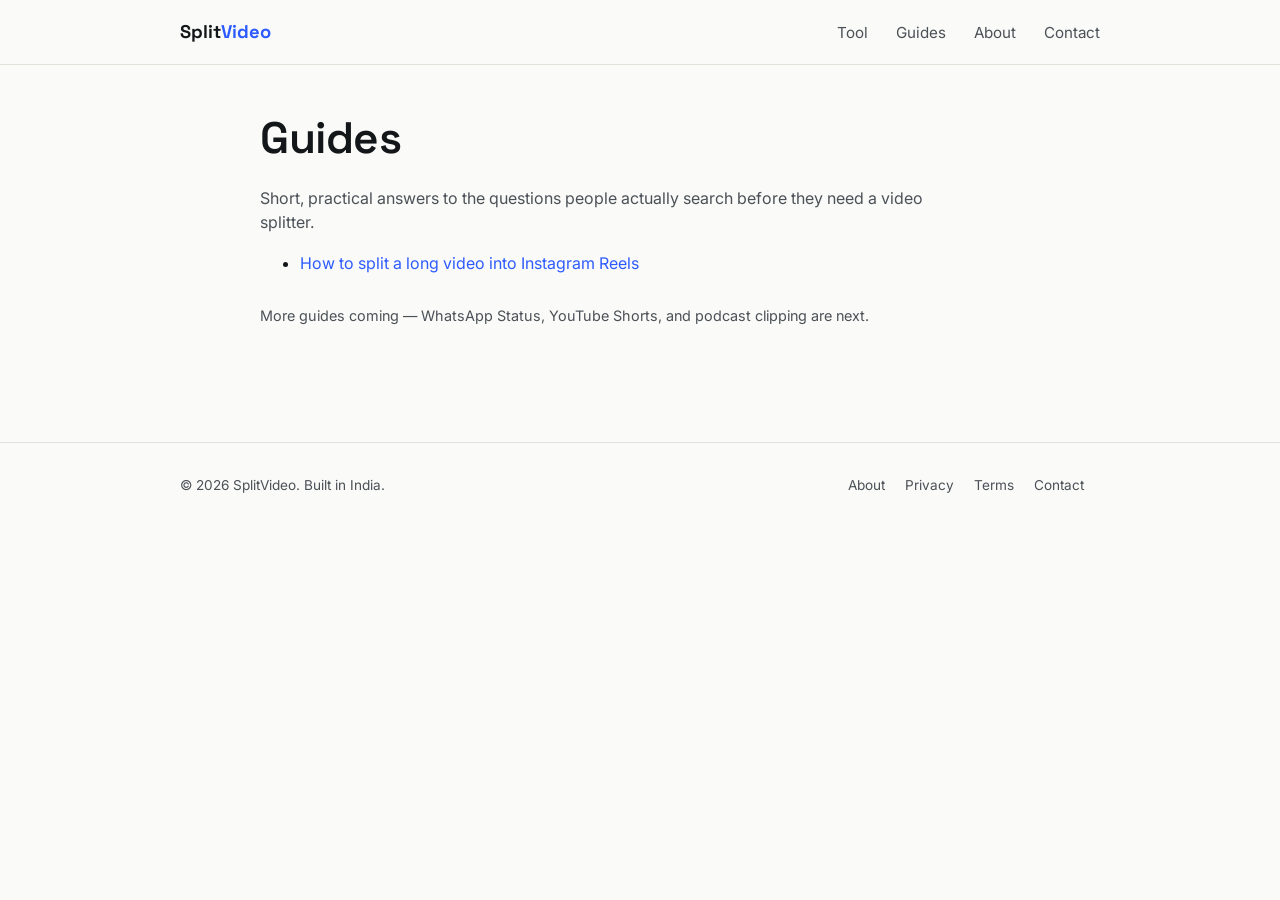
<file: blog/index.html>
<!DOCTYPE html>
<html lang="en">
<head>
<meta charset="UTF-8">
<meta name="viewport" content="width=device-width, initial-scale=1.0">
<title>Guides — SplitVideo</title>
<meta name="description" content="Practical guides for splitting and clipping video for Instagram Reels, YouTube Shorts, and WhatsApp Status.">
<link rel="canonical" href="https://splitvideo.in/blog/">
<link href="https://fonts.googleapis.com/css2?family=Space+Grotesk:wght@500;600;700&family=Inter:wght@400;500;600&display=swap" rel="stylesheet">
<link rel="stylesheet" href="/css/style.css">
</head>
<body>
<header class="site">
  <div class="wrap">
    <div class="logo">Split<span>Video</span></div>
    <nav class="site">
      <a href="/#tool">Tool</a>
      <a href="/blog/">Guides</a>
      <a href="/about.html">About</a>
      <a href="/contact.html">Contact</a>
    </nav>
  </div>
</header>

<div class="page-content">
  <h1>Guides</h1>
  <p>Short, practical answers to the questions people actually search before they need a video splitter.</p>
  <ul>
    <li><a href="/blog/split-video-for-instagram-reels.html">How to split a long video into Instagram Reels</a></li>
  </ul>
  <p style="margin-top:2em; color:var(--ink-soft); font-size:0.9rem;">More guides coming — WhatsApp Status, YouTube Shorts, and podcast clipping are next.</p>
</div>

<footer class="site">
  <div class="wrap">
    <div>© <span id="year"></span> SplitVideo. Built in India.</div>
    <div>
      <a href="/about.html">About</a>
      <a href="/privacy-policy.html">Privacy</a>
      <a href="/terms.html">Terms</a>
      <a href="/contact.html">Contact</a>
    </div>
  </div>
</footer>
<script>document.getElementById('year').textContent = new Date().getFullYear();</script>
</body>
</html>
</file>
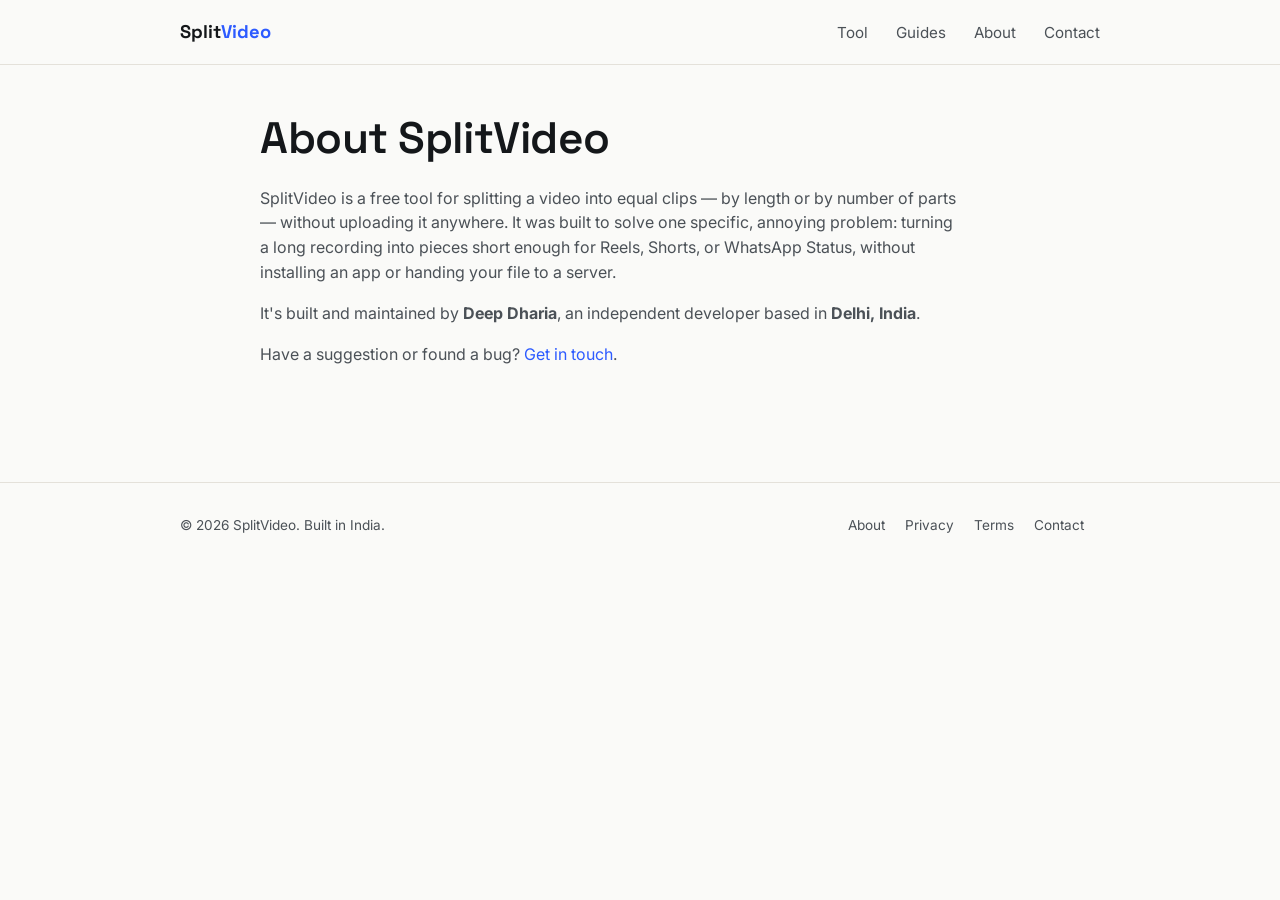
<file: about.html>
<!DOCTYPE html>
<html lang="en">
<head>
<meta charset="UTF-8">
<meta name="viewport" content="width=device-width, initial-scale=1.0">
<title>About SplitVideo</title>
<meta name="description" content="SplitVideo is a free, browser-based tool for splitting videos into clips — built by an independent developer in India.">
<link rel="canonical" href="https://splitvideo.in/about.html">
<link href="https://fonts.googleapis.com/css2?family=Space+Grotesk:wght@500;600;700&family=Inter:wght@400;500;600&display=swap" rel="stylesheet">
<link rel="stylesheet" href="/css/style.css">
</head>
<body>
<header class="site">
  <div class="wrap">
    <div class="logo">Split<span>Video</span></div>
    <nav class="site">
      <a href="/#tool">Tool</a>
      <a href="/blog/">Guides</a>
      <a href="/about.html">About</a>
      <a href="/contact.html">Contact</a>
    </nav>
  </div>
</header>

<div class="page-content">
  <h1>About SplitVideo</h1>
  <p>SplitVideo is a free tool for splitting a video into equal clips — by length or by number of parts — without uploading it anywhere. It was built to solve one specific, annoying problem: turning a long recording into pieces short enough for Reels, Shorts, or WhatsApp Status, without installing an app or handing your file to a server.</p>
  <p>It's built and maintained by <strong>Deep Dharia</strong>, an independent developer based in <strong>Delhi, India</strong>.</p>
  <p>Have a suggestion or found a bug? <a href="/contact.html">Get in touch</a>.</p>
</div>

<footer class="site">
  <div class="wrap">
    <div>© <span id="year"></span> SplitVideo. Built in India.</div>
    <div>
      <a href="/about.html">About</a>
      <a href="/privacy-policy.html">Privacy</a>
      <a href="/terms.html">Terms</a>
      <a href="/contact.html">Contact</a>
    </div>
  </div>
</footer>
<script>document.getElementById('year').textContent = new Date().getFullYear();</script>
</body>
</html>
</file>
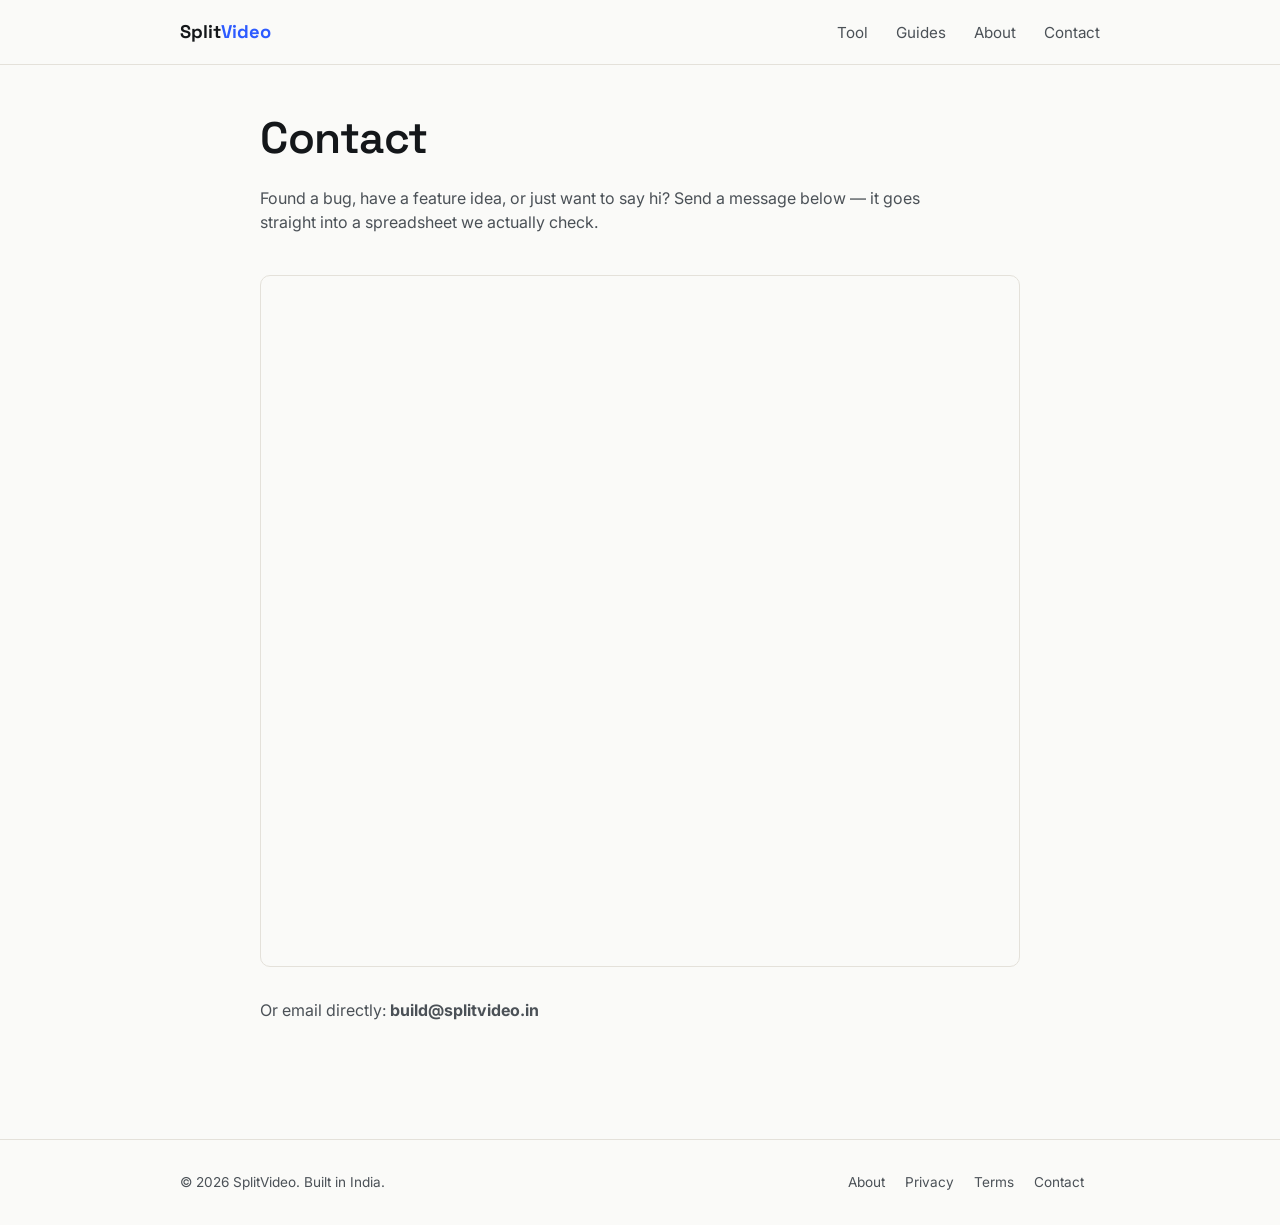
<file: contact.html>
<!DOCTYPE html>
<html lang="en">
<head>
<meta charset="UTF-8">
<meta name="viewport" content="width=device-width, initial-scale=1.0">
<title>Contact — SplitVideo</title>
<meta name="description" content="Get in touch with the SplitVideo team.">
<link rel="canonical" href="https://splitvideo.in/contact.html">
<link href="https://fonts.googleapis.com/css2?family=Space+Grotesk:wght@500;600;700&family=Inter:wght@400;500;600&display=swap" rel="stylesheet">
<link rel="stylesheet" href="/css/style.css">
</head>
<body>
<header class="site">
  <div class="wrap">
    <div class="logo">Split<span>Video</span></div>
    <nav class="site">
      <a href="/#tool">Tool</a>
      <a href="/blog/">Guides</a>
      <a href="/about.html">About</a>
      <a href="/contact.html">Contact</a>
    </nav>
  </div>
</header>

<div class="page-content">
  <h1>Contact</h1>
  <p>Found a bug, have a feature idea, or just want to say hi? Send a message below — it goes straight into a spreadsheet we actually check.</p>

  <!--
    STEP 1: Create a Google Form with fields: Name, Email, Message.
    STEP 2: Link it to a Google Sheet (Form's "Responses" tab → create spreadsheet).
    STEP 3: Get the form's embed link: Send → embed (<>) icon → copy the src URL.
    STEP 4: Paste that URL below, replacing YOUR_GOOGLE_FORM_EMBED_URL.
  -->
  <iframe
    src="https://docs.google.com/forms/d/e/1FAIpQLScGkJUpS8CytV1QH5KIHpnK8r6CHc9SzxMMsp4volPbhUBHUg/viewform?embedded=true"
    width="100%"
    height="692"
    frameborder="0"
    style="border:1px solid var(--line); border-radius:10px; margin-top:24px;">
    Loading form…
  </iframe>

  <p style="margin-top:24px;">Or email directly: <strong>build@splitvideo.in</strong></p>
</div>

<footer class="site">
  <div class="wrap">
    <div>© <span id="year"></span> SplitVideo. Built in India.</div>
    <div>
      <a href="/about.html">About</a>
      <a href="/privacy-policy.html">Privacy</a>
      <a href="/terms.html">Terms</a>
      <a href="/contact.html">Contact</a>
    </div>
  </div>
</footer>
<script>document.getElementById('year').textContent = new Date().getFullYear();</script>
</body>
</html>
</file>
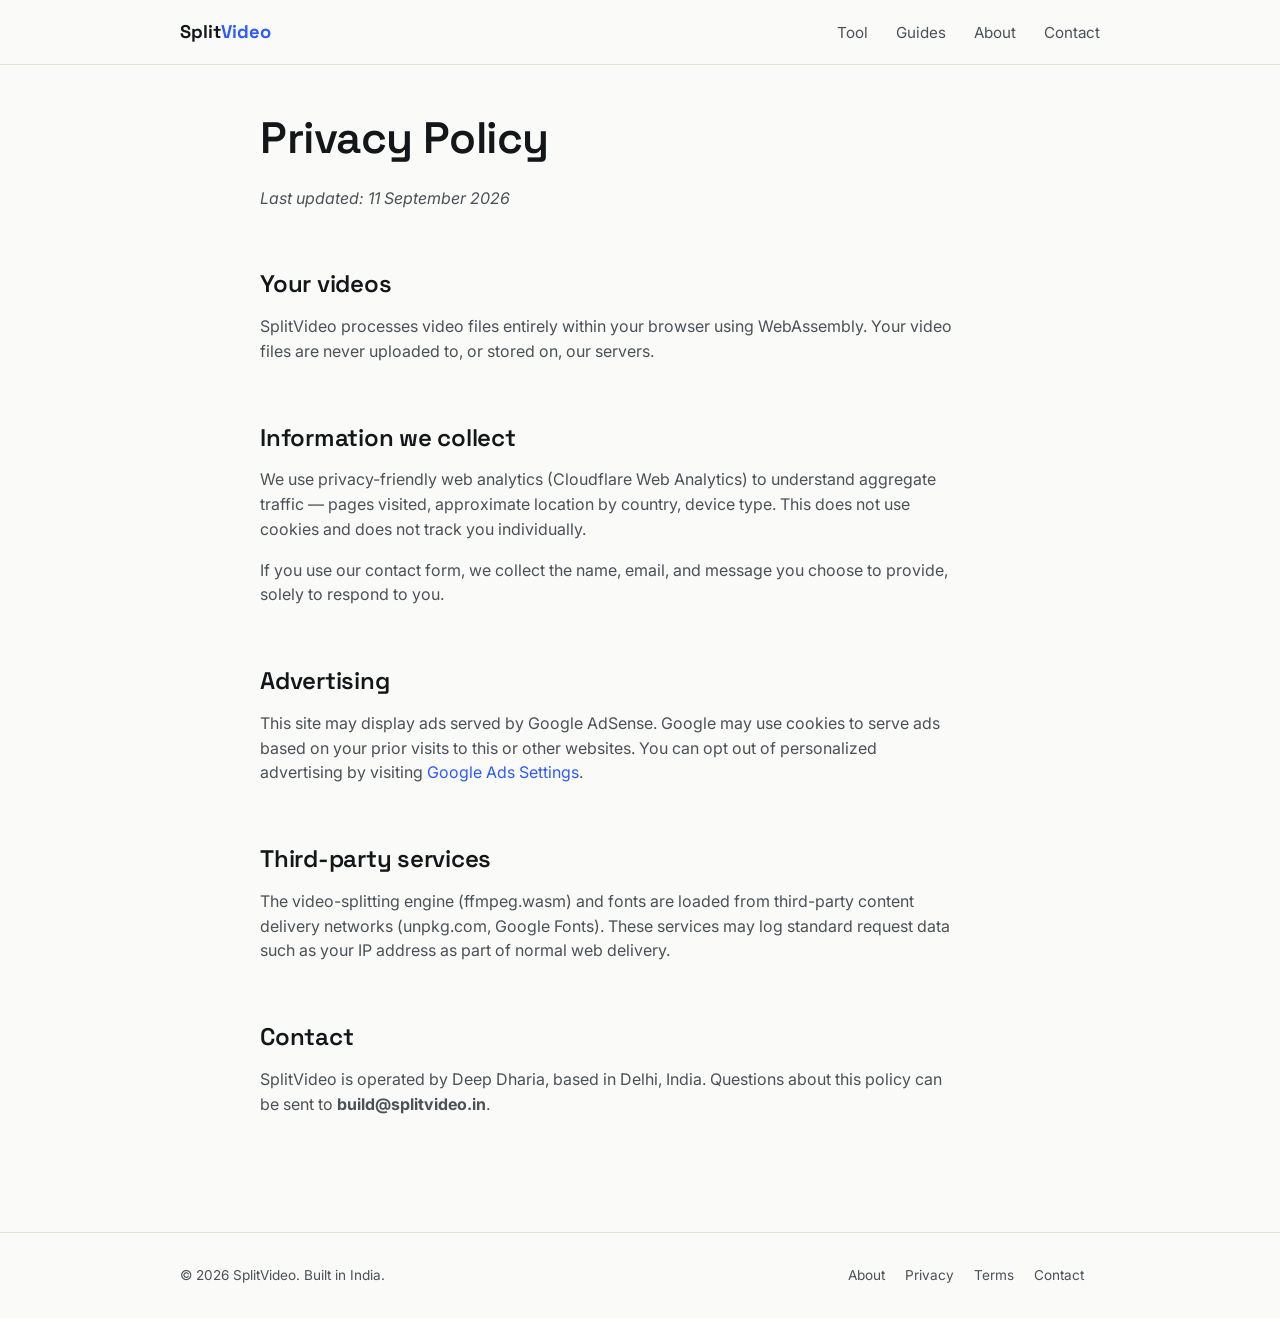
<file: privacy-policy.html>
<!DOCTYPE html>
<html lang="en">
<head>
<meta charset="UTF-8">
<meta name="viewport" content="width=device-width, initial-scale=1.0">
<title>Privacy Policy — SplitVideo</title>
<meta name="description" content="How SplitVideo handles your data. Short answer: your videos never leave your browser.">
<link rel="canonical" href="https://splitvideo.in/privacy-policy.html">
<link href="https://fonts.googleapis.com/css2?family=Space+Grotesk:wght@500;600;700&family=Inter:wght@400;500;600&display=swap" rel="stylesheet">
<link rel="stylesheet" href="/css/style.css">
</head>
<body>
<header class="site">
  <div class="wrap">
    <div class="logo">Split<span>Video</span></div>
    <nav class="site">
      <a href="/#tool">Tool</a>
      <a href="/blog/">Guides</a>
      <a href="/about.html">About</a>
      <a href="/contact.html">Contact</a>
    </nav>
  </div>
</header>

<div class="page-content">
  <h1>Privacy Policy</h1>
  <p><em>Last updated: 11 September 2026</em></p>

  <h2>Your videos</h2>
  <p>SplitVideo processes video files entirely within your browser using WebAssembly. Your video files are never uploaded to, or stored on, our servers.</p>

  <h2>Information we collect</h2>
  <p>We use privacy-friendly web analytics (Cloudflare Web Analytics) to understand aggregate traffic — pages visited, approximate location by country, device type. This does not use cookies and does not track you individually.</p>
  <p>If you use our contact form, we collect the name, email, and message you choose to provide, solely to respond to you.</p>

  <h2>Advertising</h2>
  <p>This site may display ads served by Google AdSense. Google may use cookies to serve ads based on your prior visits to this or other websites. You can opt out of personalized advertising by visiting <a href="https://www.google.com/settings/ads" target="_blank" rel="noopener">Google Ads Settings</a>.</p>

  <h2>Third-party services</h2>
  <p>The video-splitting engine (ffmpeg.wasm) and fonts are loaded from third-party content delivery networks (unpkg.com, Google Fonts). These services may log standard request data such as your IP address as part of normal web delivery.</p>

  <h2>Contact</h2>
  <p>SplitVideo is operated by Deep Dharia, based in Delhi, India. Questions about this policy can be sent to <strong>build@splitvideo.in</strong>.</p>
</div>

<footer class="site">
  <div class="wrap">
    <div>© <span id="year"></span> SplitVideo. Built in India.</div>
    <div>
      <a href="/about.html">About</a>
      <a href="/privacy-policy.html">Privacy</a>
      <a href="/terms.html">Terms</a>
      <a href="/contact.html">Contact</a>
    </div>
  </div>
</footer>
<script>document.getElementById('year').textContent = new Date().getFullYear();</script>
</body>
</html>
</file>
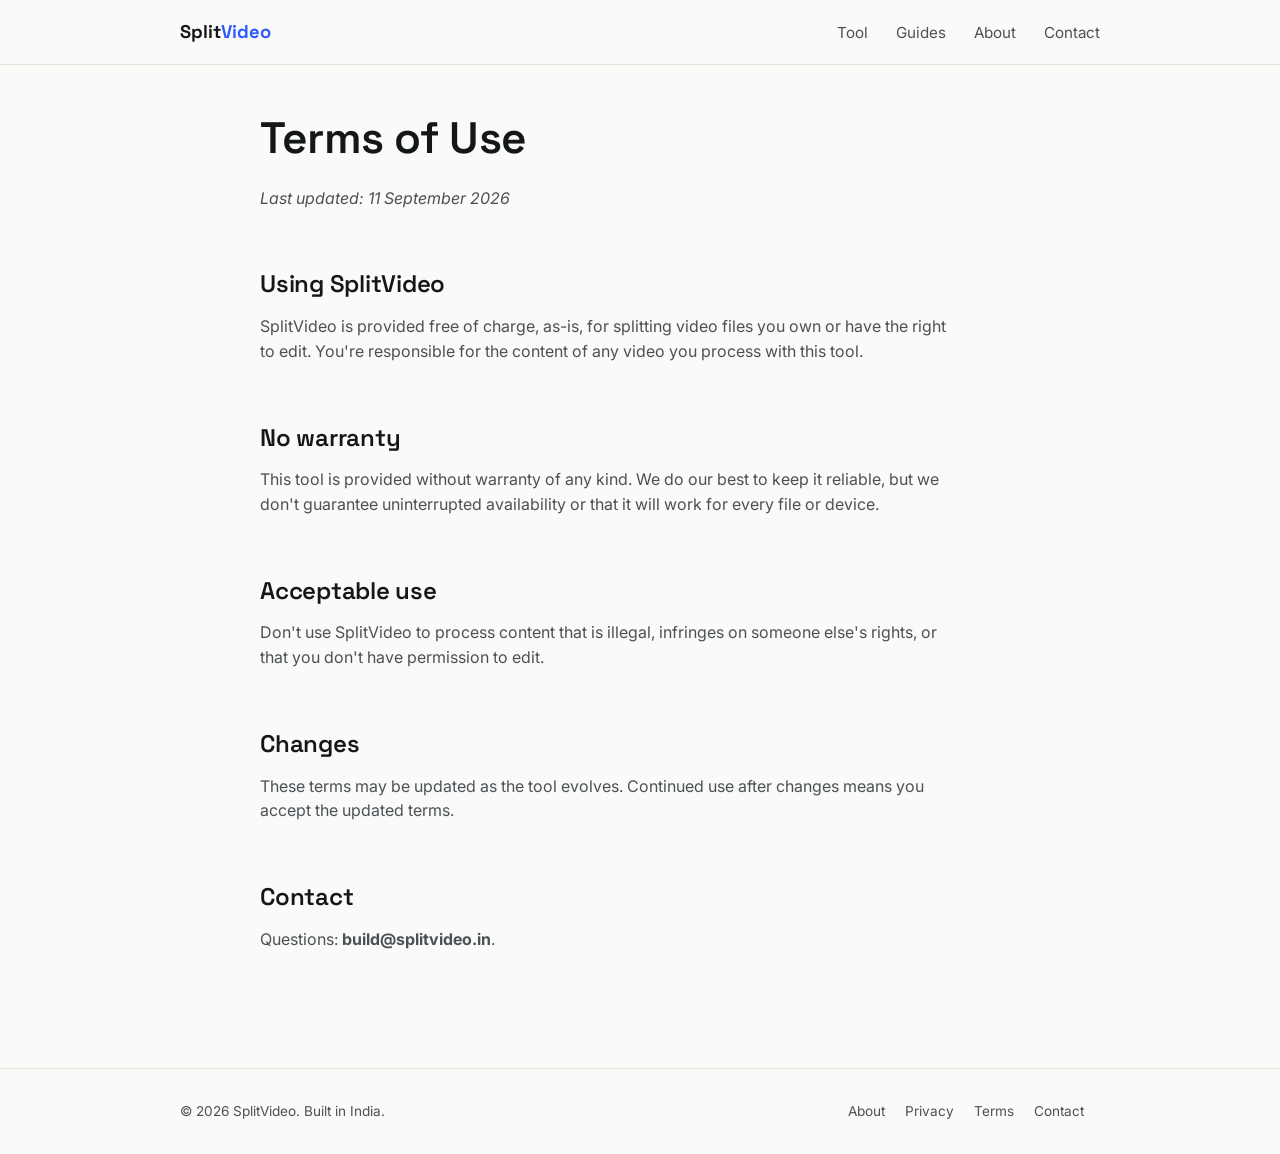
<file: terms.html>
<!DOCTYPE html>
<html lang="en">
<head>
<meta charset="UTF-8">
<meta name="viewport" content="width=device-width, initial-scale=1.0">
<title>Terms of Use — SplitVideo</title>
<link rel="canonical" href="https://splitvideo.in/terms.html">
<link href="https://fonts.googleapis.com/css2?family=Space+Grotesk:wght@500;600;700&family=Inter:wght@400;500;600&display=swap" rel="stylesheet">
<link rel="stylesheet" href="/css/style.css">
</head>
<body>
<header class="site">
  <div class="wrap">
    <div class="logo">Split<span>Video</span></div>
    <nav class="site">
      <a href="/#tool">Tool</a>
      <a href="/blog/">Guides</a>
      <a href="/about.html">About</a>
      <a href="/contact.html">Contact</a>
    </nav>
  </div>
</header>

<div class="page-content">
  <h1>Terms of Use</h1>
  <p><em>Last updated: 11 September 2026</em></p>

  <h2>Using SplitVideo</h2>
  <p>SplitVideo is provided free of charge, as-is, for splitting video files you own or have the right to edit. You're responsible for the content of any video you process with this tool.</p>

  <h2>No warranty</h2>
  <p>This tool is provided without warranty of any kind. We do our best to keep it reliable, but we don't guarantee uninterrupted availability or that it will work for every file or device.</p>

  <h2>Acceptable use</h2>
  <p>Don't use SplitVideo to process content that is illegal, infringes on someone else's rights, or that you don't have permission to edit.</p>

  <h2>Changes</h2>
  <p>These terms may be updated as the tool evolves. Continued use after changes means you accept the updated terms.</p>

  <h2>Contact</h2>
  <p>Questions: <strong>build@splitvideo.in</strong>.</p>
</div>

<footer class="site">
  <div class="wrap">
    <div>© <span id="year"></span> SplitVideo. Built in India.</div>
    <div>
      <a href="/about.html">About</a>
      <a href="/privacy-policy.html">Privacy</a>
      <a href="/terms.html">Terms</a>
      <a href="/contact.html">Contact</a>
    </div>
  </div>
</footer>
<script>document.getElementById('year').textContent = new Date().getFullYear();</script>
</body>
</html>
</file>
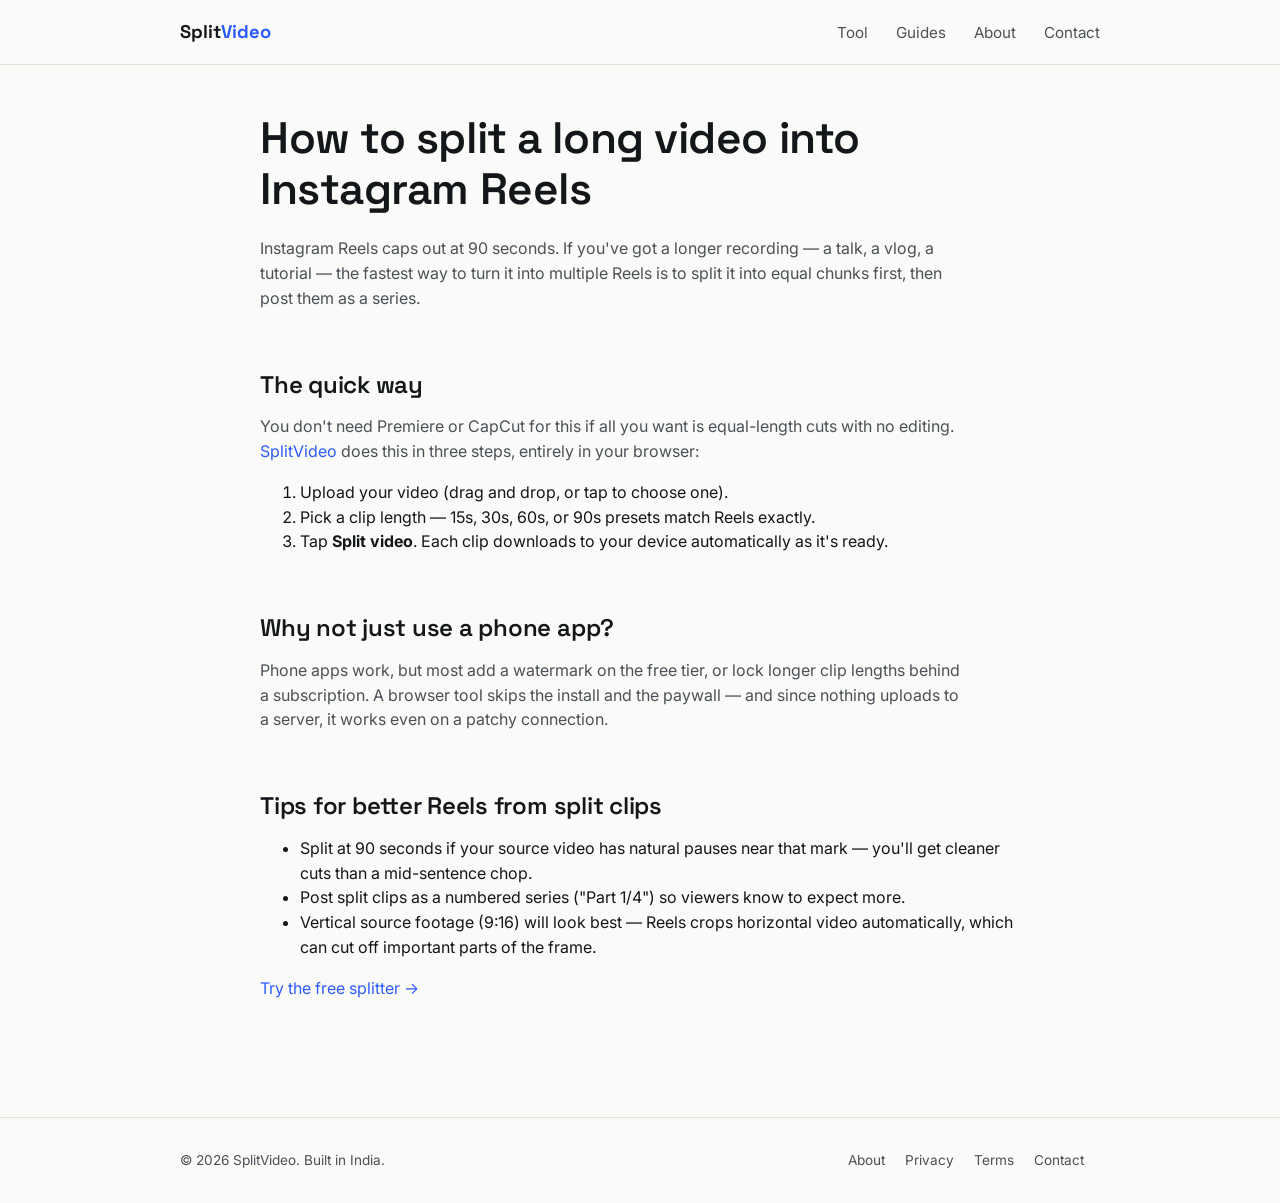
<file: blog/split-video-for-instagram-reels.html>
<!DOCTYPE html>
<html lang="en">
<head>
<meta charset="UTF-8">
<meta name="viewport" content="width=device-width, initial-scale=1.0">
<title>How to Split a Long Video into Instagram Reels (Free, No App)</title>
<meta name="description" content="Turn one long video into multiple Instagram Reels in under a minute — free, no app install, works right in your browser.">
<link rel="canonical" href="https://splitvideo.in/blog/split-video-for-instagram-reels.html">
<link href="https://fonts.googleapis.com/css2?family=Space+Grotesk:wght@500;600;700&family=Inter:wght@400;500;600&display=swap" rel="stylesheet">
<link rel="stylesheet" href="/css/style.css">
<script type="application/ld+json">
{
  "@context": "https://schema.org",
  "@type": "HowTo",
  "name": "How to split a long video into Instagram Reels",
  "step": [
    {"@type": "HowToStep", "text": "Open SplitVideo and upload your video."},
    {"@type": "HowToStep", "text": "Choose a clip length of 15, 30, 60, or 90 seconds."},
    {"@type": "HowToStep", "text": "Tap Split video — each Reel-ready clip downloads automatically."}
  ]
}
</script>
</head>
<body>
<header class="site">
  <div class="wrap">
    <div class="logo">Split<span>Video</span></div>
    <nav class="site">
      <a href="/#tool">Tool</a>
      <a href="/blog/">Guides</a>
      <a href="/about.html">About</a>
      <a href="/contact.html">Contact</a>
    </nav>
  </div>
</header>

<div class="page-content">
  <h1>How to split a long video into Instagram Reels</h1>
  <p>Instagram Reels caps out at 90 seconds. If you've got a longer recording — a talk, a vlog, a tutorial — the fastest way to turn it into multiple Reels is to split it into equal chunks first, then post them as a series.</p>

  <h2>The quick way</h2>
  <p>You don't need Premiere or CapCut for this if all you want is equal-length cuts with no editing. <a href="/#tool">SplitVideo</a> does this in three steps, entirely in your browser:</p>
  <ol>
    <li>Upload your video (drag and drop, or tap to choose one).</li>
    <li>Pick a clip length — 15s, 30s, 60s, or 90s presets match Reels exactly.</li>
    <li>Tap <strong>Split video</strong>. Each clip downloads to your device automatically as it's ready.</li>
  </ol>

  <h2>Why not just use a phone app?</h2>
  <p>Phone apps work, but most add a watermark on the free tier, or lock longer clip lengths behind a subscription. A browser tool skips the install and the paywall — and since nothing uploads to a server, it works even on a patchy connection.</p>

  <h2>Tips for better Reels from split clips</h2>
  <ul>
    <li>Split at 90 seconds if your source video has natural pauses near that mark — you'll get cleaner cuts than a mid-sentence chop.</li>
    <li>Post split clips as a numbered series ("Part 1/4") so viewers know to expect more.</li>
    <li>Vertical source footage (9:16) will look best — Reels crops horizontal video automatically, which can cut off important parts of the frame.</li>
  </ul>

  <p><a href="/#tool">Try the free splitter →</a></p>
</div>

<footer class="site">
  <div class="wrap">
    <div>© <span id="year"></span> SplitVideo. Built in India.</div>
    <div>
      <a href="/about.html">About</a>
      <a href="/privacy-policy.html">Privacy</a>
      <a href="/terms.html">Terms</a>
      <a href="/contact.html">Contact</a>
    </div>
  </div>
</footer>
<script>document.getElementById('year').textContent = new Date().getFullYear();</script>
</body>
</html>
</file>
<file: css/style.css>
/* ============================================
   SplitVideo — design tokens
   Paper white base, ink text, confident cobalt accent.
   ============================================ */

:root {
  --paper: #FAFAF8;
  --paper-raised: #FFFFFF;
  --ink: #14171A;
  --ink-soft: #4B5157;
  --line: #E4E1DA;
  --cobalt: #2D5BFF;
  --cobalt-dim: #E8EDFF;
  --done: #16794A;
  --warn: #B4570A;
  --radius: 10px;
  --max-w: 760px;
}

* { box-sizing: border-box; }
html { scroll-behavior: smooth; }

body {
  margin: 0;
  background: var(--paper);
  color: var(--ink);
  font-family: 'Inter', -apple-system, BlinkMacSystemFont, sans-serif;
  font-size: 16px;
  line-height: 1.55;
  -webkit-font-smoothing: antialiased;
}

h1, h2, h3, .display {
  font-family: 'Space Grotesk', 'Inter', sans-serif;
  font-weight: 600;
  line-height: 1.15;
  letter-spacing: -0.01em;
  margin: 0 0 0.5em;
}

h1 { font-size: clamp(1.9rem, 4vw, 2.75rem); }
h2 { font-size: 1.5rem; margin-top: 2.5em; }
h3 { font-size: 1.1rem; }
p { max-width: 70ch; color: var(--ink-soft); }
a { color: var(--cobalt); text-decoration: none; }
a:hover { text-decoration: underline; }

.wrap { max-width: 960px; margin: 0 auto; padding: 0 20px; }

header.site { border-bottom: 1px solid var(--line); background: var(--paper); }
header.site .wrap { display: flex; align-items: center; justify-content: space-between; height: 64px; }
.logo { font-family: 'Space Grotesk', sans-serif; font-weight: 700; font-size: 1.15rem; color: var(--ink); }
.logo span { color: var(--cobalt); }
nav.site a { color: var(--ink-soft); margin-left: 24px; font-size: 0.95rem; }
nav.site a:hover { color: var(--ink); text-decoration: none; }

main.tool-hero { padding: 56px 0 40px; }
main.tool-hero .intro { max-width: var(--max-w); }
main.tool-hero .intro p.lede { font-size: 1.1rem; color: var(--ink-soft); }

.dropzone {
  margin-top: 32px;
  border: 1.5px dashed var(--line);
  border-radius: var(--radius);
  background: var(--paper-raised);
  padding: 48px 24px;
  text-align: center;
  transition: border-color 0.15s ease, background 0.15s ease;
  cursor: pointer;
}
.dropzone.drag-over { border-color: var(--cobalt); background: var(--cobalt-dim); }
.dropzone .dz-title { font-family: 'Space Grotesk', sans-serif; font-size: 1.15rem; font-weight: 600; }
.dropzone .dz-sub { color: var(--ink-soft); font-size: 0.9rem; margin-top: 6px; }
.dropzone input[type="file"] { display: none; }

.limits-note { font-size: 0.85rem; color: var(--ink-soft); margin-top: 10px; }

.controls { display: none; margin-top: 28px; background: var(--paper-raised); border: 1px solid var(--line); border-radius: var(--radius); padding: 24px; }
.controls.active { display: block; }

.file-meta { display: flex; justify-content: space-between; align-items: center; font-size: 0.9rem; color: var(--ink-soft); border-bottom: 1px solid var(--line); padding-bottom: 16px; margin-bottom: 16px; }
.file-meta strong { color: var(--ink); }
.file-meta button.reset { background: none; border: none; color: var(--cobalt); cursor: pointer; font-size: 0.9rem; font-family: inherit; }

.split-mode-toggle { display: flex; gap: 8px; margin-bottom: 18px; }
.split-mode-toggle button { flex: 1; padding: 10px 14px; border: 1px solid var(--line); background: var(--paper); border-radius: var(--radius); font-family: inherit; font-size: 0.9rem; color: var(--ink-soft); cursor: pointer; }
.split-mode-toggle button.active { border-color: var(--cobalt); background: var(--cobalt-dim); color: var(--cobalt); font-weight: 600; }

.field-row { margin-bottom: 16px; }
.field-row label { display: block; font-size: 0.85rem; color: var(--ink-soft); margin-bottom: 6px; }
.field-row input[type="number"], .field-row select { width: 100%; padding: 10px 12px; border: 1px solid var(--line); border-radius: 8px; font-family: inherit; font-size: 0.95rem; background: var(--paper); color: var(--ink); }

.preset-chips { display: flex; flex-wrap: wrap; gap: 8px; margin-top: 8px; }
.preset-chips button { padding: 6px 12px; border: 1px solid var(--line); border-radius: 999px; background: var(--paper); font-family: inherit; font-size: 0.82rem; color: var(--ink-soft); cursor: pointer; }
.preset-chips button.active { border-color: var(--cobalt); color: var(--cobalt); background: var(--cobalt-dim); }

.btn-primary { width: 100%; padding: 14px; background: var(--cobalt); color: #fff; border: none; border-radius: var(--radius); font-family: 'Space Grotesk', sans-serif; font-weight: 600; font-size: 1rem; cursor: pointer; margin-top: 8px; }
.btn-primary:disabled { opacity: 0.5; cursor: not-allowed; }

.progress-wrap { margin-top: 20px; display: none; }
.progress-wrap.active { display: block; }
.progress-label { display: flex; justify-content: space-between; font-size: 0.85rem; color: var(--ink-soft); margin-bottom: 6px; }
.progress-track { height: 8px; background: var(--line); border-radius: 999px; overflow: hidden; }
.progress-fill { height: 100%; background: var(--cobalt); width: 0%; transition: width 0.2s ease; }

.clip-list { margin-top: 20px; display: none; }
.clip-list.active { display: block; }
.clip-row { display: flex; justify-content: space-between; align-items: center; padding: 10px 0; border-bottom: 1px solid var(--line); font-size: 0.9rem; }
.clip-row:last-child { border-bottom: none; }
.clip-row .clip-status { color: var(--done); font-size: 0.82rem; }
.clip-row a.dl { color: var(--cobalt); font-weight: 600; }

.error-box { display: none; margin-top: 16px; padding: 14px 16px; border-radius: 8px; background: #FFF4EC; border: 1px solid #F0C89A; color: var(--warn); font-size: 0.9rem; }
.error-box.active { display: block; }

section.content { padding: 20px 0 60px; }
section.content h2:first-child { margin-top: 0; }

.faq dt { font-weight: 600; margin-top: 20px; }
.faq dd { margin: 6px 0 0; color: var(--ink-soft); }

footer.site { border-top: 1px solid var(--line); padding: 32px 0; margin-top: 40px; }
footer.site .wrap { display: flex; justify-content: space-between; flex-wrap: wrap; gap: 12px; font-size: 0.85rem; color: var(--ink-soft); }
footer.site a { color: var(--ink-soft); margin-right: 16px; }
footer.site a:hover { color: var(--ink); }

.page-content { padding: 48px 0 60px; max-width: var(--max-w); margin: 0 auto; }
.page-content .wrap { padding: 0; }

@media (max-width: 640px) {
  header.site .wrap { height: 56px; }
  nav.site a { margin-left: 14px; font-size: 0.85rem; }
  .dropzone { padding: 32px 16px; }
}
</file>
